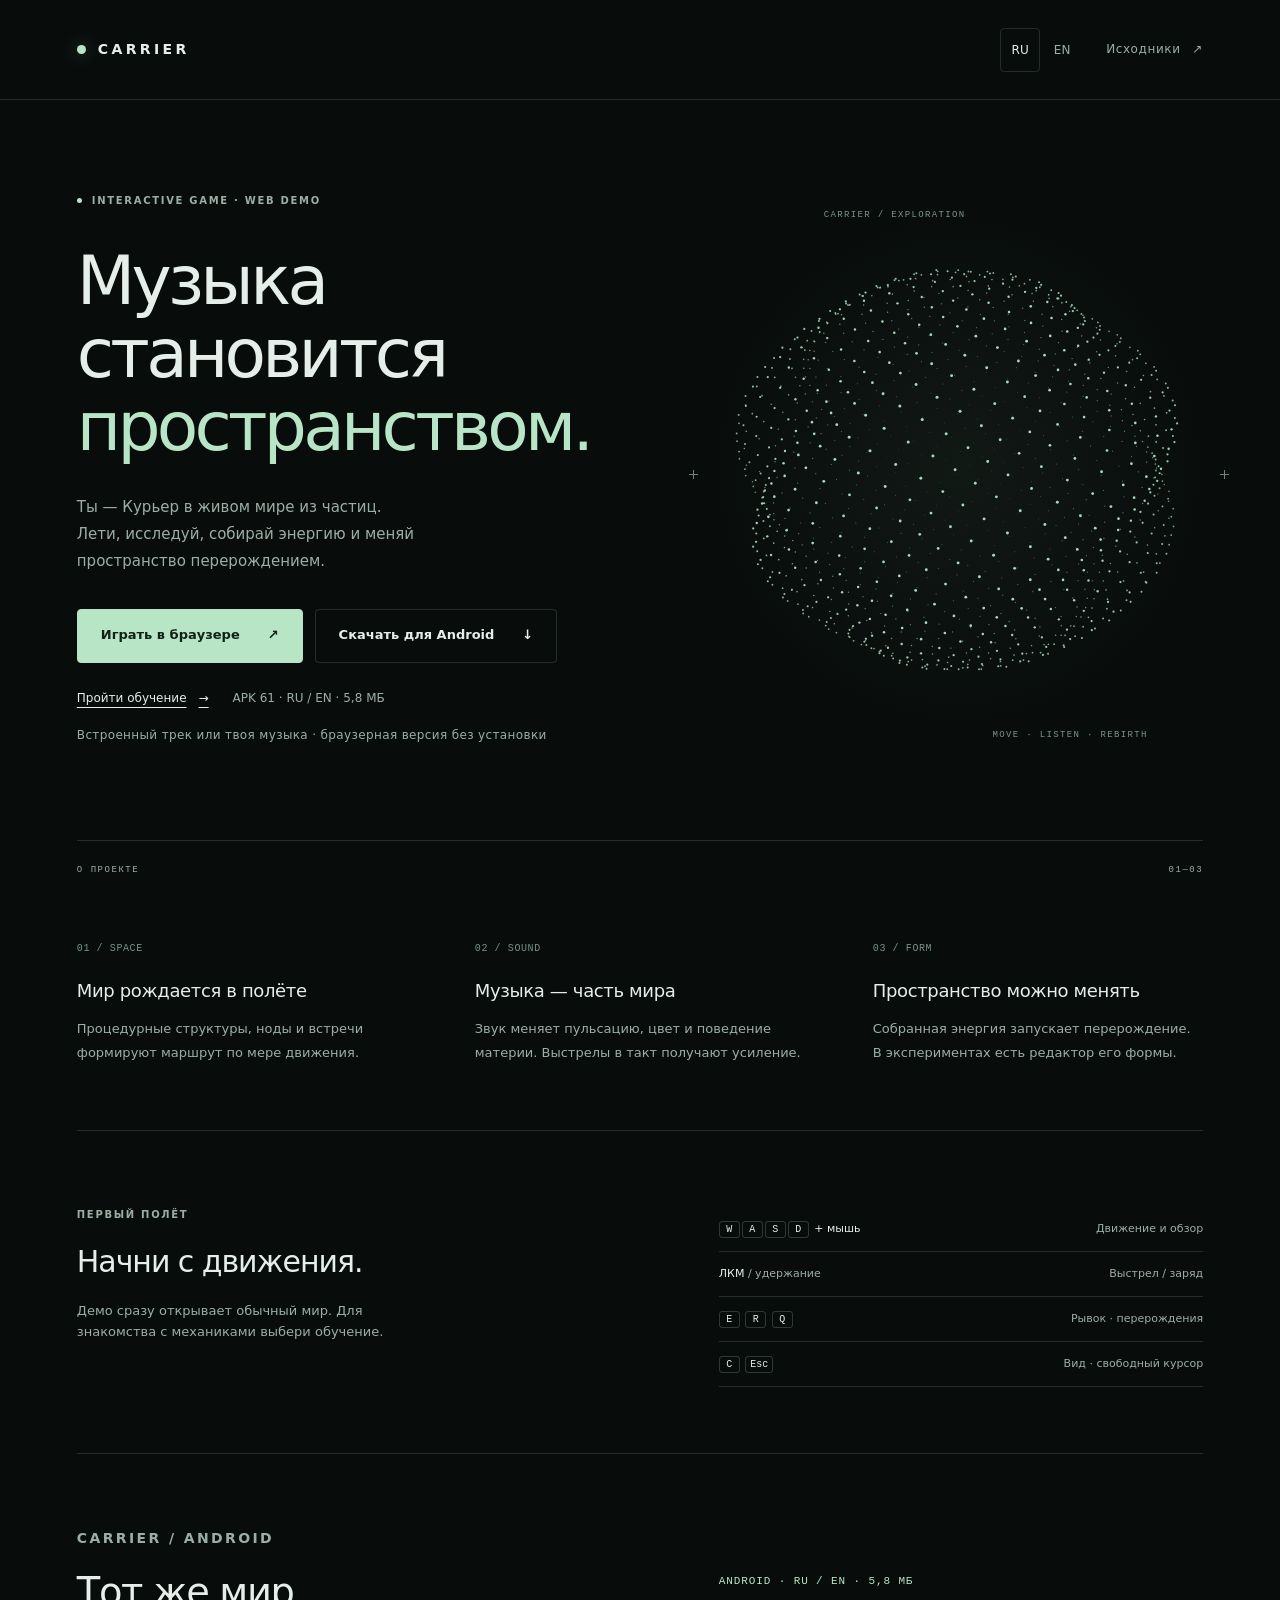
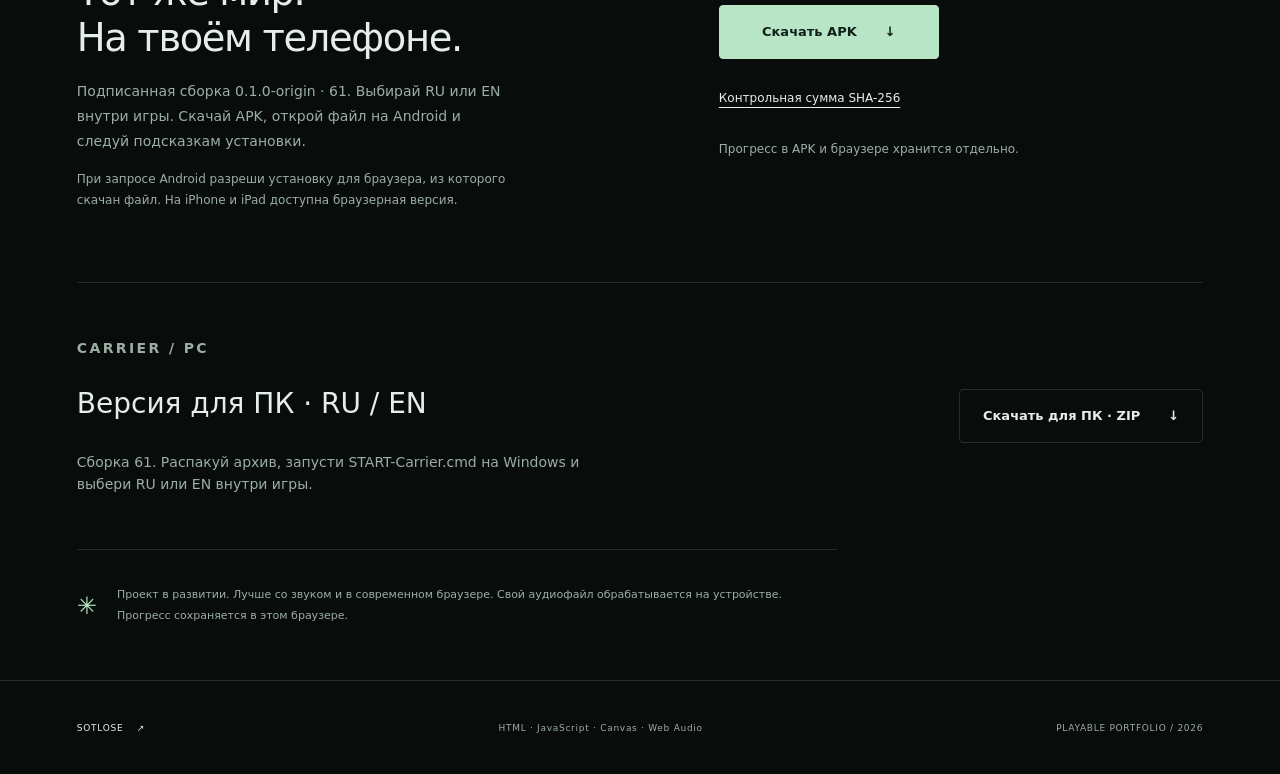
<file: index.html>
<!doctype html>
<html lang="ru">
<head><meta charset="utf-8"><meta name="viewport" content="width=device-width,initial-scale=1,viewport-fit=cover"><meta name="theme-color" content="#080d0c"><title>Carrier — исследование пространства через музыку</title><meta name="description" content="Интерактивный игровой проект Sotlose: процедурный мир, музыка, свободный полёт и перерождение. Попробовать прямо в браузере."><meta property="og:title" content="Carrier — playable experiment"><meta property="og:description" content="Музыка становится пространством. Браузерная игровая демонстрация."><meta property="og:type" content="website"><link rel="icon" href="icon.png"><link rel="stylesheet" href="portfolio.css"></head>
<body>
<header><a class="brand" href="./" aria-label="Carrier, главная"><span class="brand-dot"></span>CARRIER</a><nav class="header-actions"><div class="page-language" role="group" aria-label="Language"><button type="button" data-carrier-language="ru" onclick="CarrierI18n.setLanguage('ru')">RU</button><button type="button" data-carrier-language="en" onclick="CarrierI18n.setLanguage('en')">EN</button></div><a class="source" href="https://github.com/Sotlose/Carrier-web" target="_blank" rel="noopener">Исходники <span aria-hidden="true">↗</span></a></nav></header>
<main>
<section class="hero" aria-labelledby="title">
<div class="copy"><p class="eyebrow"><span></span> INTERACTIVE GAME · WEB DEMO</p><h1 id="title">Музыка<br>становится<br><em>пространством.</em></h1><p class="intro">Ты — Курьер в живом мире из частиц.<br class="wide"> Лети, исследуй, собирай энергию и меняй пространство перерождением.</p>
<div class="actions"><a id="play" class="button primary" href="desktop.html?visit=1">Играть в браузере <span aria-hidden="true">↗</span></a><a id="download-apk" class="button secondary" href="downloads/Carrier-0.1.0-origin-61-SIGNED.apk" download>Скачать для Android <span aria-hidden="true">↓</span></a></div><p class="start-help"><a id="training" href="desktop.html?training=1">Пройти обучение <span aria-hidden="true">→</span></a><span>APK 61 · RU / EN · 5,8 МБ</span></p><p class="play-note">Встроенный трек или твоя музыка · браузерная версия без установки</p></div>
<div class="visual" aria-hidden="true"><canvas id="space"></canvas><span class="orbit-label top">CARRIER / EXPLORATION</span><span class="orbit-label bottom">MOVE · LISTEN · REBIRTH</span><span class="axis x"></span><span class="axis y"></span></div>
</section>
<section class="about" aria-label="Об игре"><div class="section-label">О ПРОЕКТЕ <span>01—03</span></div><div class="features"><article><span class="number">01 / SPACE</span><h2>Мир рождается в полёте</h2><p>Процедурные структуры, ноды и встречи формируют маршрут по мере движения.</p></article><article><span class="number">02 / SOUND</span><h2>Музыка — часть мира</h2><p>Звук меняет пульсацию, цвет и поведение материи. Выстрелы в такт получают усиление.</p></article><article><span class="number">03 / FORM</span><h2>Пространство можно менять</h2><p>Собранная энергия запускает перерождение. В экспериментах есть редактор его формы.</p></article></div></section>
<section class="controls" aria-labelledby="controls-title"><div><p class="eyebrow">ПЕРВЫЙ ПОЛЁТ</p><h2 id="controls-title">Начни с движения.</h2><p>Демо сразу открывает обычный мир. Для знакомства с механиками выбери обучение.</p></div><div class="control-list" id="control-list"><div><span><kbd>W</kbd><kbd>A</kbd><kbd>S</kbd><kbd>D</kbd> + мышь</span><span>Движение и обзор</span></div><div><span>ЛКМ <span class="muted">/ удержание</span></span><span>Выстрел / заряд</span></div><div><span><kbd>E</kbd> <kbd>R</kbd> <kbd>Q</kbd></span><span>Рывок · перерождения</span></div><div><span><kbd>C</kbd> <kbd>Esc</kbd></span><span>Вид · свободный курсор</span></div></div></section>
<section class="android" id="android" aria-labelledby="android-title"><div><p class="eyebrow">CARRIER / ANDROID</p><h2 id="android-title">Тот же мир.<br>На твоём телефоне.</h2><p>Подписанная сборка 0.1.0-origin · 61. Выбирай RU или EN внутри игры. Скачай APK, открой файл на Android и следуй подсказкам установки.</p><p class="android-detail">При запросе Android разреши установку для браузера, из которого скачан файл. На iPhone и iPad доступна браузерная версия.</p></div><div class="android-download"><span class="build-badge">ANDROID · RU / EN · 5,8 МБ</span><a class="button primary" href="downloads/Carrier-0.1.0-origin-61-SIGNED.apk" download>Скачать APK <span aria-hidden="true">↓</span></a><a class="checksum" href="downloads/Carrier-0.1.0-origin-61-SIGNED.apk.sha256">Контрольная сумма SHA-256</a><p>Прогресс в APK и браузере хранится отдельно.</p></div></section><section class="pc-download" aria-labelledby="pc-title"><div><p class="eyebrow">CARRIER / PC</p><h2 id="pc-title">Версия для ПК · RU / EN</h2><p>Сборка 61. Распакуй архив, запусти START-Carrier.cmd на Windows и выбери RU или EN внутри игры.</p></div><a id="download-pc" class="button secondary" href="downloads/Carrier-PC-0.1.0-origin-61.zip" download>Скачать для ПК · ZIP <span aria-hidden="true">↓</span></a></section><section class="note"><span aria-hidden="true">✳</span><p>Проект в развитии. Лучше со звуком и в современном браузере. Свой аудиофайл обрабатывается на устройстве. Прогресс сохраняется в этом браузере.</p></section>
</main><footer><a href="https://github.com/Sotlose" target="_blank" rel="noopener">SOTLOSE <span aria-hidden="true">↗</span></a><span>HTML · JavaScript · Canvas · Web Audio</span><span>PLAYABLE PORTFOLIO / 2026</span></footer><script src="carrier-locales.js"></script><script src="portfolio-locales.js"></script><script src="carrier-i18n.js"></script><script src="portfolio.js"></script></body></html>
</file>
<file: portfolio.css>
:root{color-scheme:dark;--bg:#080d0c;--ink:#e6eee9;--muted:#9caea4;--accent:#b7e5c5;--line:#c3e2ce26}*{box-sizing:border-box}html{scroll-behavior:smooth}body{margin:0;background:var(--bg);color:var(--ink);font:16px/1.6 system-ui,-apple-system,BlinkMacSystemFont,"Segoe UI",sans-serif}a{color:inherit;text-decoration:none}button,a{-webkit-tap-highlight-color:transparent}a:focus-visible,summary:focus-visible{outline:2px solid var(--accent);outline-offset:6px}header,main,footer{max-width:1440px;margin:auto;padding-left:6%;padding-right:6%}header{height:100px;display:flex;justify-content:space-between;align-items:center;border-bottom:1px solid var(--line)}.brand{font-size:14px;font-weight:650;letter-spacing:.24em;display:flex;align-items:center;gap:12px}.brand-dot{width:9px;height:9px;border-radius:50%;background:var(--accent);box-shadow:0 0 18px #b7e5c55c}.source{font-size:12px;letter-spacing:.05em;color:var(--muted)}.source span{margin-left:12px}.hero{position:relative;min-height:740px;display:grid;grid-template-columns:1.15fr 1fr;gap:20px;align-items:center}.copy{position:relative;z-index:2;padding:70px 0}.eyebrow{font-size:10px;letter-spacing:.17em;color:var(--muted);font-weight:550;display:flex;align-items:center;gap:10px}.eyebrow>span{height:5px;width:5px;background:var(--accent);border-radius:50%}h1{font-weight:430;font-size:clamp(44px,5.3vw,78px);line-height:1.08;letter-spacing:-.055em;margin:35px 0 30px}h1 em{font-style:normal;color:var(--accent)}.intro{font-size:15px;line-height:1.8;color:var(--muted);max-width:440px}.actions{display:flex;gap:12px;flex-wrap:wrap;margin-top:34px}.button{display:inline-flex;align-items:center;justify-content:center;gap:28px;padding:15px 23px;min-height:54px;border:1px solid var(--line);border-radius:4px;font-size:13px;font-weight:600;transition:background .15s,transform .15s}.button:hover{transform:translateY(-2px)}.primary{background:var(--accent);color:#102117;border-color:var(--accent)}.primary:hover{background:#c9efd4}.secondary:hover{background:#b7e5c512}.play-note{font-size:10px;letter-spacing:.03em;color:var(--muted);margin-top:16px}.visual{position:relative;height:560px;margin-right:-5%;background:radial-gradient(ellipse at center,#739c7915,transparent 65%)}#space{width:100%;height:100%;display:block}.orbit-label{position:absolute;font:9px ui-monospace,monospace;color:#7c9487;letter-spacing:.15em}.orbit-label.top{top:20px;left:25%}.orbit-label.bottom{bottom:10px;right:15%}.axis{position:absolute;width:9px;height:9px}.axis:before,.axis:after{content:"";position:absolute;background:#708579}.axis:before{width:9px;height:1px;top:4px}.axis:after{width:1px;height:9px;left:4px}.axis.x{top:50%;left:0}.axis.y{top:50%;right:0}.about{border-top:1px solid var(--line);padding-top:24px}.section-label{font:9px ui-monospace,monospace;letter-spacing:.17em;color:var(--muted);display:flex;justify-content:space-between}.features{display:grid;grid-template-columns:repeat(3,1fr);gap:6%;padding:58px 0 66px}.number{font:10px ui-monospace,monospace;color:#789183;letter-spacing:.06em}article h2{font-size:18px;font-weight:500;letter-spacing:-.02em;margin:18px 0 12px}article p{color:var(--muted);font-size:13px;line-height:1.8;margin:0}.controls{border-top:1px solid var(--line);display:grid;grid-template-columns:1fr 1fr;gap:14%;padding:66px 0}.controls h2{font-weight:450;font-size:30px;letter-spacing:-.035em;margin:15px 0}.controls>div>p:not(.eyebrow){color:var(--muted);font-size:13px;max-width:360px}.control-list{padding-top:10px}.control-list>div{display:flex;justify-content:space-between;gap:15px;border-bottom:1px solid var(--line);padding:13px 0;font-size:11px}.control-list>div>span:last-child{color:var(--muted);text-align:right}kbd{font:10px ui-monospace,monospace;display:inline-block;border:1px solid #c3e2ce35;border-radius:3px;min-width:21px;text-align:center;padding:2px 4px;margin-right:2px}.muted{color:var(--muted)}.note{display:flex;gap:20px;align-items:center;border-top:1px solid var(--line);padding:24px 0 42px;max-width:760px}.note>span{font-size:24px;color:var(--accent)}.note p{color:var(--muted);font-size:11px;line-height:1.9}footer{border-top:1px solid var(--line);min-height:95px;display:flex;align-items:center;justify-content:space-between;gap:20px;color:var(--muted);font-size:9px;letter-spacing:.08em}footer a{color:var(--ink)}footer a span{margin-left:10px}@media(min-width:1600px){.hero{min-height:820px}}@media(max-width:900px){header{height:80px}.hero{min-height:660px;grid-template-columns:1.2fr 1fr}.visual{height:440px;margin-right:-10%}.intro{font-size:14px}.button{padding:13px 17px}.controls{gap:8%}.features{gap:5%}article h2{font-size:17px}}@media(max-width:640px){header,main,footer{padding-left:7%;padding-right:7%}header{height:74px}.hero{display:flex;flex-direction:column;align-items:stretch;gap:0;min-height:0}.copy{padding:44px 0 0}.eyebrow{font-size:9px}h1{font-size:clamp(39px,10.5vw,61px);margin:25px 0 22px;line-height:1.1}.wide{display:none}.intro{font-size:13px;max-width:350px}.actions{margin-top:26px;gap:10px}.button{font-size:12px;padding:13px 17px;gap:20px}.play-note{font-size:9px}.visual{height:330px;margin:0 -5% 35px}.orbit-label.top{top:8px;left:14%}.orbit-label.bottom{right:12%;bottom:4px}.features{grid-template-columns:1fr;padding:22px 0 35px;gap:0}article{padding:25px 0;border-bottom:1px solid var(--line)}article:last-child{border:0}article h2{font-size:19px;margin:12px 0 8px}article p{max-width:370px}.controls{display:block;padding:35px 0}.control-list{margin-top:22px}.controls h2{font-size:28px}.note{padding:15px 0 25px}footer{flex-wrap:wrap;justify-content:space-between;padding-top:24px;padding-bottom:24px;gap:12px}footer span:last-child{width:100%;font-size:8px}}@media(prefers-reduced-motion:reduce){html{scroll-behavior:auto}.button{transition:none}.button:hover{transform:none}}

/* Mobile presentation and Android download. Game simulation is unchanged. */
header .source{display:inline-flex;align-items:center;min-height:44px}
.start-help{display:flex;align-items:center;flex-wrap:wrap;gap:8px 24px;font-size:12px;margin:14px 0 0}.start-help a{display:inline-flex;align-items:center;gap:12px;min-height:44px;text-decoration:underline;text-underline-offset:5px}.start-help>span{color:var(--muted)}.play-note{font-size:12px;line-height:1.7;margin-top:4px}
.android{display:grid;grid-template-columns:1fr 1fr;gap:14%;padding:58px 0;border-top:1px solid var(--line);scroll-margin-top:24px}.android h2{font-size:clamp(28px,3vw,40px);line-height:1.2;font-weight:450;letter-spacing:-.035em;margin:18px 0}.android p{max-width:430px;font-size:14px;line-height:1.8;color:var(--muted)}.android .android-detail{font-size:12px}.android-download{display:flex;flex-direction:column;align-items:flex-start;justify-content:center;gap:18px;min-width:0}.build-badge{font:11px ui-monospace,monospace;letter-spacing:.08em;color:var(--accent)}.android-download .button{min-width:220px}.checksum{font-size:12px;min-height:44px;display:flex;align-items:center;text-decoration:underline;text-underline-offset:5px}.android-download p{font-size:12px;margin:0}
@media(max-width:900px){.hero{min-height:0}.copy{padding:48px 0}.visual{margin-right:0;height:380px}.actions{gap:10px}.button{gap:14px}.android{gap:8%}.control-list>div{font-size:12px}}
@media(max-width:640px){header,main,footer{padding-left:max(6%,env(safe-area-inset-left));padding-right:max(6%,env(safe-area-inset-right))}header{height:68px}.copy{padding:30px 0 0}.eyebrow{font-size:10px;letter-spacing:.12em}h1{font-size:clamp(38px,10.5vw,61px);margin:22px 0 20px}.intro{font-size:15px;line-height:1.7}.actions{display:grid;grid-template-columns:1fr;margin-top:22px}.actions .button{width:100%;min-height:52px;justify-content:space-between;padding:14px 18px;font-size:14px}.start-help{justify-content:space-between;font-size:12px;gap:4px 12px;margin-top:8px}.play-note{font-size:12px}.visual{height:250px;margin:14px 0 28px}.source{font-size:12px}.control-list>div{font-size:13px;padding:15px 0;gap:12px}.control-list>div>span{min-width:0}.controls>div>p:not(.eyebrow),article p{font-size:14px}.controls h2{font-size:30px}.android{display:block;padding:36px 0}.android-download{margin-top:24px;gap:12px}.android-download .button{width:100%;font-size:14px;justify-content:space-between;min-height:52px}.android .android-detail,.android-download p{font-size:13px}.note p{font-size:13px}.note>span{align-self:flex-start;margin-top:12px}footer{font-size:10px;padding-bottom:max(24px,env(safe-area-inset-bottom))}}
@media(max-height:520px) and (min-width:641px){.copy{padding:26px 0}h1{font-size:44px}.visual{height:300px}.hero{gap:28px}}

.header-actions{display:flex;gap:24px;align-items:center}.page-language{display:flex;gap:2px}.page-language button{font:500 12px system-ui;min-width:40px;min-height:44px;border:1px solid transparent;border-radius:4px;color:var(--muted);background:transparent;cursor:pointer}.page-language button[aria-pressed="true"]{color:var(--ink);border-color:var(--line)}.page-language button:focus-visible{outline:2px solid var(--accent);outline-offset:2px}.pc-download{display:flex;align-items:center;justify-content:space-between;gap:30px;padding:40px 0;border-top:1px solid var(--line)}.pc-download h2{font-weight:450;font-size:28px}.pc-download p{font-size:14px;color:var(--muted);max-width:520px}.pc-download>.button{flex-shrink:0}.android .android-pending{font-size:12px;color:var(--accent)}@media(max-width:640px){.header-actions{gap:10px}.page-language button{min-width:36px}header .brand{letter-spacing:.16em}.pc-download{display:block}.pc-download .button{width:100%;font-size:14px;justify-content:space-between}.source span{margin-left:5px}.android .android-pending{font-size:13px}}
</file>
